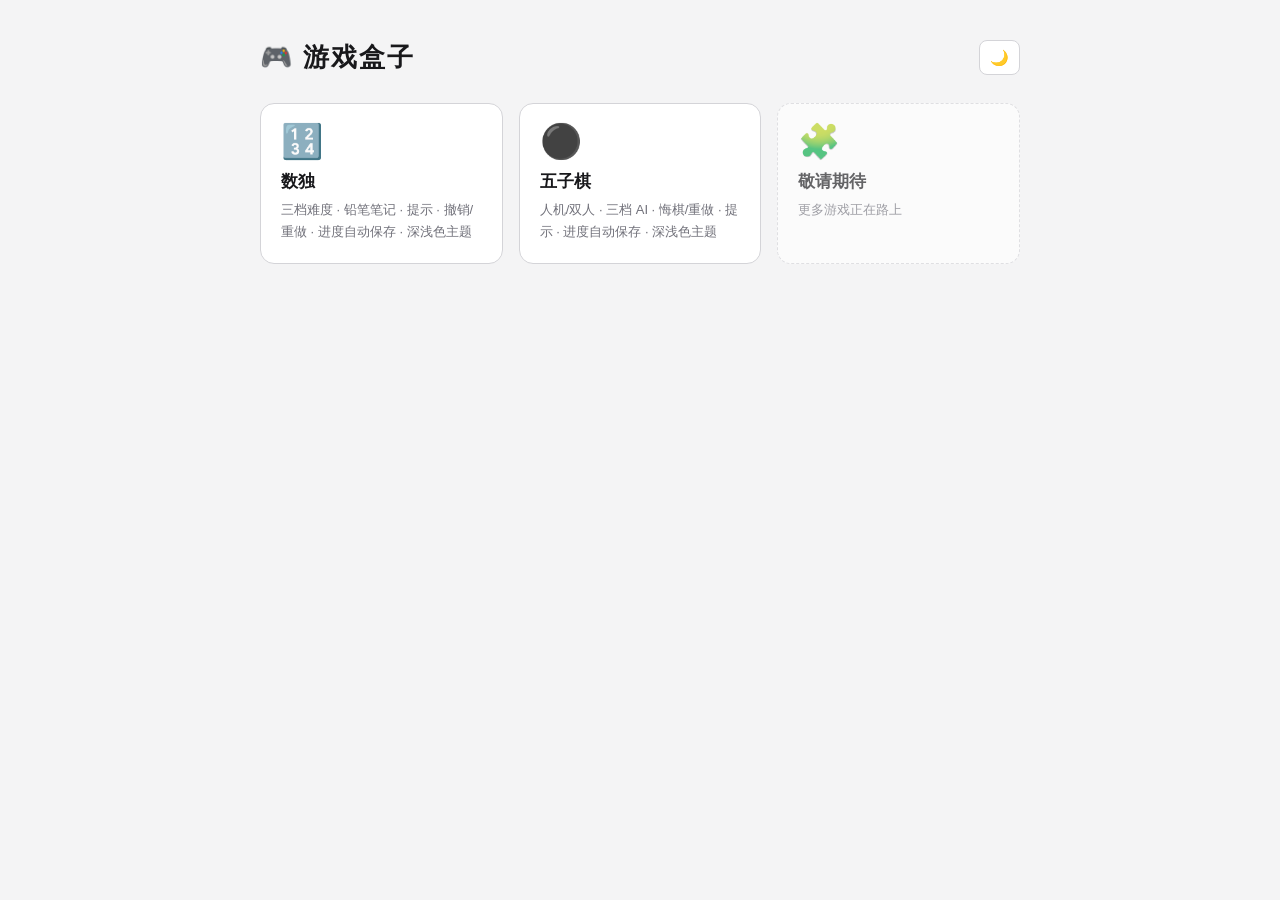
<file: index.html>
<!DOCTYPE html>
<html lang="zh-CN">
<head>
  <meta charset="UTF-8">
  <meta name="viewport" content="width=device-width, initial-scale=1.0">
  <title>游戏盒子</title>
  <script src="shared/theme.js"></script>
  <style>
    :root {
      color-scheme: light;
      --bg: #f4f4f5;
      --surface: #ffffff;
      --line: #d4d4d8;
      --text: #18181b;
      --muted: #71717a;
      --primary: #2563eb;
      --hover-shadow: 0 10px 24px rgba(0, 0, 0, 0.1);
    }

    :root[data-theme="dark"] {
      color-scheme: dark;
      --bg: #131316;
      --surface: #1e1e24;
      --line: #35353d;
      --text: #f4f4f5;
      --muted: #a0a0ab;
      --primary: #3b82f6;
      --hover-shadow: 0 10px 24px rgba(0, 0, 0, 0.5);
    }

    * { box-sizing: border-box; }

    body {
      margin: 0;
      min-height: 100vh;
      background: var(--bg);
      color: var(--text);
      font-family: -apple-system, BlinkMacSystemFont, "Segoe UI", "PingFang SC",
        "Hiragino Sans GB", "Microsoft YaHei", sans-serif;
      display: flex;
      justify-content: center;
      transition: background-color 0.25s ease, color 0.25s ease;
    }

    .wrap {
      width: min(92vw, 760px);
      padding: 40px 0 60px;
    }

    header {
      display: flex;
      align-items: center;
      margin-bottom: 28px;
    }

    h1 {
      font-size: 26px;
      margin: 0 auto 0 0;
      letter-spacing: 2px;
    }

    .theme-btn {
      border: 1px solid var(--line);
      border-radius: 8px;
      background: var(--surface);
      padding: 6px 10px;
      font-size: 15px;
      line-height: 1.4;
      cursor: pointer;
    }

    .games {
      display: grid;
      grid-template-columns: repeat(auto-fill, minmax(220px, 1fr));
      gap: 16px;
    }

    .card {
      display: block;
      text-decoration: none;
      color: inherit;
      background: var(--surface);
      border: 1px solid var(--line);
      border-radius: 14px;
      padding: 20px;
      transition: transform 0.15s ease, box-shadow 0.15s ease,
        border-color 0.15s ease, background-color 0.25s ease;
    }

    a.card:hover {
      transform: translateY(-3px);
      box-shadow: var(--hover-shadow);
      border-color: var(--primary);
    }

    .card .icon { font-size: 34px; line-height: 1; }
    .card h2 { margin: 12px 0 6px; font-size: 17px; }
    .card p { margin: 0; font-size: 13px; color: var(--muted); line-height: 1.7; }

    .card.add {
      border-style: dashed;
      opacity: 0.65;
    }

    /* 卡片下方的战绩摘要行（无战绩时不显示） */
    .stat-line {
      margin-top: 8px;
      font-size: 12px;
      color: var(--primary);
    }

    .stat-line:empty { display: none; }
  </style>
</head>
<body>
  <main class="wrap">
    <header>
      <h1>🎮 游戏盒子</h1>
      <button id="themeBtn" class="theme-btn" title="切换深浅色主题" aria-label="切换深浅色主题">🌙</button>
    </header>

    <section class="games">
      <a class="card" href="sudoku/">
        <div class="icon">🔢</div>
        <h2>数独</h2>
        <p>三档难度 · 铅笔笔记 · 提示 · 撤销/重做 · 进度自动保存 · 深浅色主题</p>
        <p class="stat-line" data-stats="sudoku"></p>
      </a>

      <a class="card" href="gomoku/">
        <div class="icon">⚫</div>
        <h2>五子棋</h2>
        <p>人机/双人 · 三档 AI · 悔棋/重做 · 提示 · 进度自动保存 · 深浅色主题</p>
        <p class="stat-line" data-stats="gomoku"></p>
      </a>

      <div class="card add">
        <div class="icon">🧩</div>
        <h2>敬请期待</h2>
        <p>更多游戏正在路上</p>
      </div>
    </section>
  </main>

  <script>
    window.syncThemeLabel();
    document.getElementById('themeBtn').addEventListener('click', function () {
      window.toggleGameboxTheme();
      window.syncThemeLabel();
    });

    // 卡片上的战绩摘要：读取各游戏自己的战绩键，没有战绩就留空
    (function () {
      function read(key) {
        try { return JSON.parse(localStorage.getItem(key)); } catch (e) { return null; }
      }

      var su = read('sudoku-stats-v1');
      if (su) {
        var total = 0;
        ['easy', 'medium', 'hard'].forEach(function (k) {
          total += (su[k] && su[k].count) || 0;
        });
        if (total > 0) {
          document.querySelector('[data-stats="sudoku"]').textContent = '已通关 ' + total + ' 局';
        }
      }

      var go = read('gomoku-stats-v1');
      if (go && go.pve) {
        var won = 0, lost = 0, drawn = 0;
        ['easy', 'medium', 'hard'].forEach(function (k) {
          var d = go.pve[k] || {};
          won += d.won || 0;
          lost += d.lost || 0;
          drawn += d.drawn || 0;
        });
        if (won + lost + drawn > 0) {
          document.querySelector('[data-stats="gomoku"]').textContent =
            '人机 ' + won + '胜' + lost + '负' + (drawn ? ' ' + drawn + '和' : '');
        }
      }
    })();
  </script>
</body>
</html>
</file>
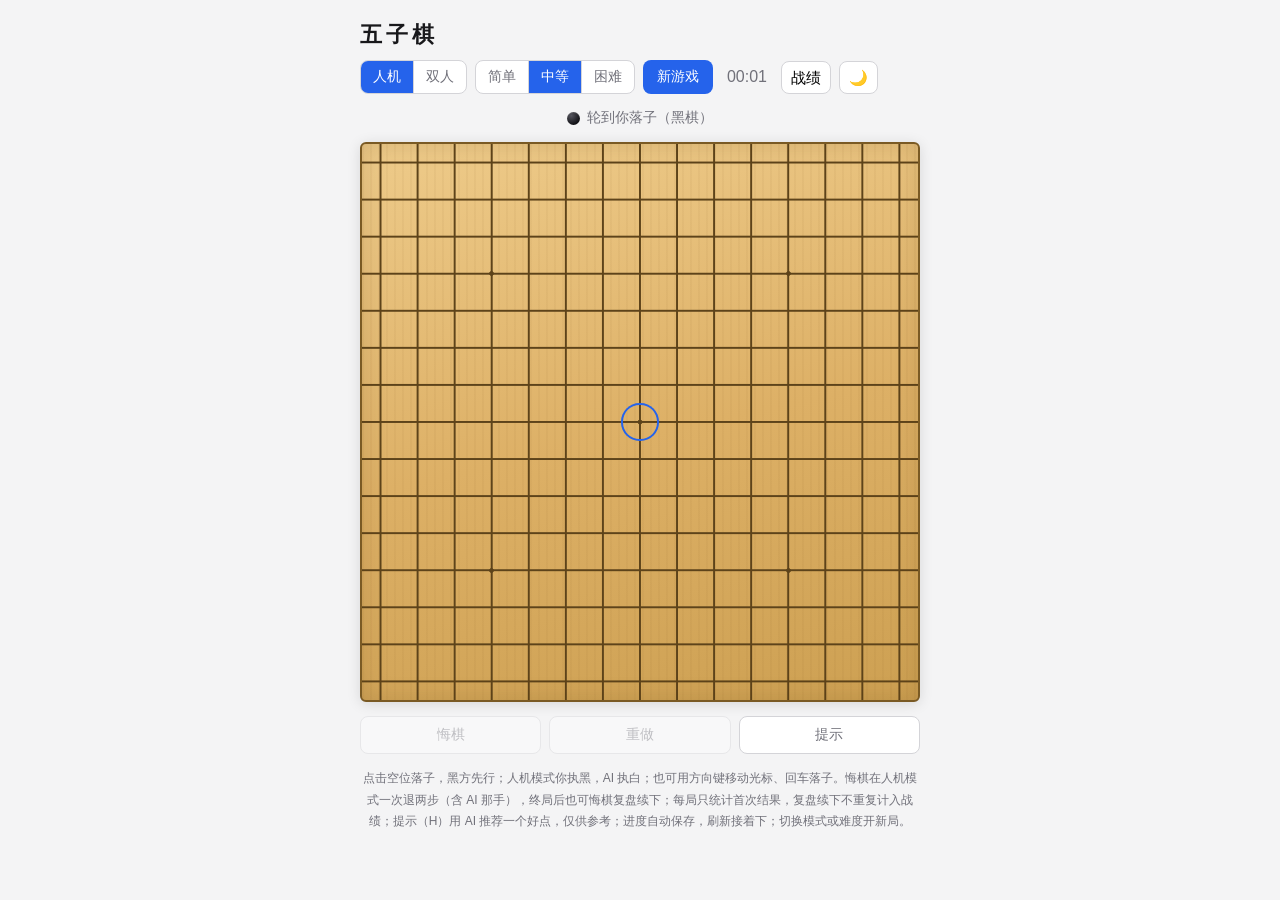
<file: gomoku/index.html>
<!DOCTYPE html>
<html lang="zh-CN">
<head>
  <meta charset="UTF-8">
  <meta name="viewport" content="width=device-width, initial-scale=1.0">
  <title>五子棋 Gomoku</title>
  <script src="../shared/theme.js"></script>
  <link rel="stylesheet" href="style.css">
</head>
<body>
  <main class="wrap">
    <header class="topbar">
      <h1>五子棋</h1>
      <div class="controls">
        <div class="difficulty" id="modeGroup" role="group" aria-label="对战模式选择">
          <button class="diff-btn active" data-mode="pve">人机</button>
          <button class="diff-btn" data-mode="pvp">双人</button>
        </div>
        <div class="difficulty" id="diffGroup" role="group" aria-label="AI 难度选择">
          <button class="diff-btn" data-difficulty="easy">简单</button>
          <button class="diff-btn active" data-difficulty="medium">中等</button>
          <button class="diff-btn" data-difficulty="hard">困难</button>
        </div>
        <button id="newGame" class="primary">新游戏</button>
        <div class="timer" id="timer">00:00</div>
        <button id="statsBtn" class="theme-btn" title="查看对局战绩">战绩</button>
        <button id="themeBtn" class="theme-btn" title="切换深浅色主题" aria-label="切换深浅色主题">🌙</button>
      </div>
    </header>

    <div class="status" id="status"></div>

    <div class="board" id="board" role="grid" aria-label="五子棋棋盘"></div>

    <div class="toolbar">
      <button id="undoBtn" class="tool" title="悔棋（Ctrl/⌘+Z）">悔棋</button>
      <button id="redoBtn" class="tool" title="重做（Ctrl/⌘+Shift+Z）">重做</button>
      <button id="hintBtn" class="tool" title="AI 推荐一个好点（H）">提示</button>
    </div>

    <p class="hint">点击空位落子，黑方先行；人机模式你执黑，AI 执白；也可用方向键移动光标、回车落子。悔棋在人机模式一次退两步（含 AI 那手），终局后也可悔棋复盘续下；每局只统计首次结果，复盘续下不重复计入战绩；提示（H）用 AI 推荐一个好点，仅供参考；进度自动保存，刷新接着下；切换模式或难度开新局。</p>
  </main>

  <div class="overlay hidden" id="confirmOverlay">
    <div class="card">
      <h2>请确认</h2>
      <p id="confirmText">当前进度将被清除</p>
      <div class="confirm-btns">
        <button id="confirmCancel">取消</button>
        <button id="confirmOk" class="primary">确定</button>
      </div>
    </div>
  </div>

  <div class="overlay hidden" id="statsOverlay">
    <div class="card stats-card">
      <h2>📊 战绩</h2>
      <div id="statsContent"></div>
      <div class="confirm-btns">
        <button id="statsClear">清空战绩</button>
        <button id="statsClose" class="primary">关闭</button>
      </div>
    </div>
  </div>

  <div class="overlay hidden" id="overlay">
    <div class="card">
      <h2 id="overlayTitle">🎉 黑方获胜</h2>
      <p id="overlayText">用时 00:00</p>
      <div class="confirm-btns">
        <button id="review">回顾棋局</button>
        <button class="primary" id="again">再来一局</button>
      </div>
    </div>
  </div>

  <script src="gomoku.js"></script>
  <script src="app.js"></script>
</body>
</html>
</file>
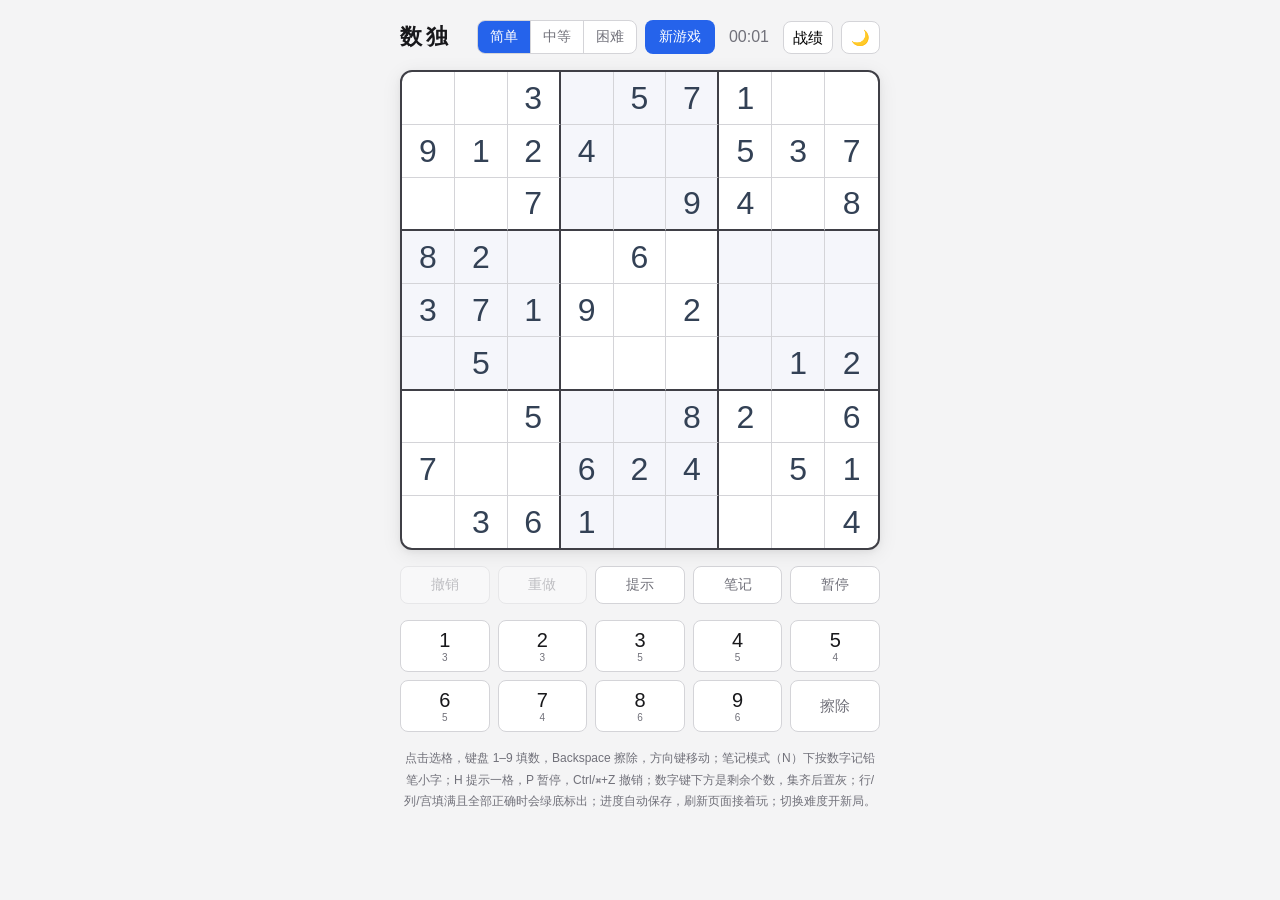
<file: sudoku/index.html>
<!DOCTYPE html>
<html lang="zh-CN">
<head>
  <meta charset="UTF-8">
  <meta name="viewport" content="width=device-width, initial-scale=1.0">
  <title>数独 Sudoku</title>
  <script src="../shared/theme.js"></script>
  <link rel="stylesheet" href="style.css">
</head>
<body>
  <main class="wrap">
    <header class="topbar">
      <h1>数独</h1>
      <div class="controls">
        <div class="difficulty" id="difficulty" role="group" aria-label="难度选择">
          <button class="diff-btn active" data-difficulty="easy">简单</button>
          <button class="diff-btn" data-difficulty="medium">中等</button>
          <button class="diff-btn" data-difficulty="hard">困难</button>
        </div>
        <button id="newGame" class="primary">新游戏</button>
        <div class="timer" id="timer">00:00</div>
        <button id="statsBtn" class="theme-btn" title="查看通关战绩">战绩</button>
        <button id="themeBtn" class="theme-btn" title="切换深浅色主题" aria-label="切换深浅色主题">🌙</button>
      </div>
    </header>

    <div class="board" id="board" role="grid" aria-label="数独棋盘">
      <div class="pause-mask hidden" id="pauseMask">
        <p>⏸ 已暂停</p>
        <button id="resume" class="primary">继续</button>
      </div>
    </div>

    <div class="toolbar">
      <button id="undoBtn" class="tool" title="撤销（Ctrl/⌘+Z）">撤销</button>
      <button id="redoBtn" class="tool" title="重做（Ctrl/⌘+Shift+Z）">重做</button>
      <button id="hintBtn" class="tool" title="揭示一格正确答案（H）">提示</button>
      <button id="notesBtn" class="tool" title="铅笔笔记模式开关（N）">笔记</button>
      <button id="pauseBtn" class="tool" title="暂停计时并遮住棋盘（P）">暂停</button>
    </div>

    <div class="numpad" id="numpad">
      <button class="num" data-num="1">1<span class="left"></span></button>
      <button class="num" data-num="2">2<span class="left"></span></button>
      <button class="num" data-num="3">3<span class="left"></span></button>
      <button class="num" data-num="4">4<span class="left"></span></button>
      <button class="num" data-num="5">5<span class="left"></span></button>
      <button class="num" data-num="6">6<span class="left"></span></button>
      <button class="num" data-num="7">7<span class="left"></span></button>
      <button class="num" data-num="8">8<span class="left"></span></button>
      <button class="num" data-num="9">9<span class="left"></span></button>
      <button class="num erase" data-num="0" aria-label="擦除">擦除</button>
    </div>

    <p class="hint">点击选格，键盘 1–9 填数，Backspace 擦除，方向键移动；笔记模式（N）下按数字记铅笔小字；H 提示一格，P 暂停，Ctrl/⌘+Z 撤销；数字键下方是剩余个数，集齐后置灰；行/列/宫填满且全部正确时会绿底标出；进度自动保存，刷新页面接着玩；切换难度开新局。</p>
  </main>

  <div class="overlay hidden" id="confirmOverlay">
    <div class="card">
      <h2>请确认</h2>
      <p id="confirmText">当前进度将被清除</p>
      <div class="confirm-btns">
        <button id="confirmCancel">取消</button>
        <button id="confirmOk" class="primary">确定</button>
      </div>
    </div>
  </div>

  <div class="overlay hidden" id="statsOverlay">
    <div class="card stats-card">
      <h2>📊 战绩</h2>
      <div id="statsContent"></div>
      <div class="confirm-btns">
        <button id="statsClear">清空战绩</button>
        <button id="statsClose" class="primary">关闭</button>
      </div>
    </div>
  </div>

  <div class="overlay hidden" id="overlay">
    <div class="card">
      <h2>🎉 通关成功</h2>
      <p id="overlayText">用时 00:00</p>
      <button class="primary" id="again">再来一局</button>
    </div>
  </div>

  <script src="sudoku.js"></script>
  <script src="app.js"></script>
</body>
</html>
</file>
<file: gomoku/style.css>
/* 五子棋页面样式：支持浅色/深色主题。
   index.html 头部的内联脚本会在渲染前把 data-theme 设到 <html> 上，避免刷新闪色。 */

:root {
  color-scheme: light;

  --bg: #f4f4f5;
  --surface: #ffffff;        /* 棋盘、按钮的底色 */
  --surface-hover: #ececf1;
  --line: #d4d4d8;           /* 界面分隔细线 */
  --board-line: #5d431a;     /* 棋盘网格线 / 星位 */
  --board-border: #7a5a24;   /* 棋盘外框 */
  --board-wood: linear-gradient(168deg, #eecb8a 0%, #ddb066 52%, #cda052 100%); /* 棋盘木纹底色 */
  --board-grain: repeating-linear-gradient(90deg, rgba(124, 82, 28, 0.05) 0 2px, rgba(124, 82, 28, 0) 2px 8px);
  --text: #18181b;
  --muted: #71717a;
  --primary: #2563eb;
  --stone-shadow: rgba(70, 42, 8, 0.4);   /* 棋子落在棋盘上的投影 */
  --last-black-dot: #f7efdc; /* 黑子上最后一手标记 */
  --last-white-dot: #5d431a; /* 白子上最后一手标记 */
  --hover-stone: rgba(43, 26, 4, 0.32);   /* 悬停预览的黑子 */
  --win-glow: rgba(250, 170, 20, 0.75);   /* 获胜连线光晕 */
  --hint-flash: #fff1c4;
  --card: #ffffff;           /* 胜负弹层卡片 */
  --mask: rgba(24, 24, 27, 0.5);
  --board-shadow: 0 2px 14px rgba(0, 0, 0, 0.12), inset 0 0 24px rgba(88, 54, 10, 0.16);
}

:root[data-theme="dark"] {
  color-scheme: dark;

  --bg: #131316;
  --surface: #1e1e24;
  --surface-hover: #2b2b33;
  --line: #35353d;
  --board-line: #2e2411;
  --board-border: #3a2c14;
  --board-wood: linear-gradient(168deg, #6d5634 0%, #5a4426 52%, #4a3720 100%);
  --board-grain: repeating-linear-gradient(90deg, rgba(18, 10, 2, 0.16) 0 2px, rgba(18, 10, 2, 0) 2px 8px);
  --text: #f4f4f5;
  --muted: #a0a0ab;
  --primary: #3b82f6;
  --stone-shadow: rgba(0, 0, 0, 0.5);
  --last-black-dot: #f7efdc;
  --last-white-dot: #5d431a;
  --hover-stone: rgba(12, 7, 1, 0.5);
  --win-glow: rgba(251, 191, 36, 0.8);
  --hint-flash: #e7a93c;
  --card: #222228;
  --mask: rgba(0, 0, 0, 0.6);
  --board-shadow: 0 2px 18px rgba(0, 0, 0, 0.5), inset 0 0 24px rgba(0, 0, 0, 0.3);
}

* { box-sizing: border-box; }

body {
  margin: 0;
  min-height: 100vh;
  background: var(--bg);
  color: var(--text);
  font-family: -apple-system, BlinkMacSystemFont, "Segoe UI", "PingFang SC",
    "Hiragino Sans GB", "Microsoft YaHei", sans-serif;
  display: flex;
  justify-content: center;
  transition: background-color 0.25s ease, color 0.25s ease;
}

/* 主题切换时的颜色过渡 */
.board, .cell, .tool, .diff-btn, .theme-btn, .difficulty, .card, .status {
  transition: background-color 0.25s ease, color 0.25s ease, border-color 0.25s ease;
}

.wrap {
  width: min(94vw, 560px);
  padding: 20px 0 40px;
  display: flex;
  flex-direction: column;
  align-items: center;
  gap: 14px;
}

/* ---------- 顶栏 ---------- */

.topbar {
  width: 100%;
  display: flex;
  flex-wrap: wrap;
  align-items: center;
  gap: 10px;
}

h1 {
  font-size: 22px;
  margin: 0 auto 0 0;
  letter-spacing: 4px;
}

.controls {
  display: flex;
  align-items: center;
  gap: 8px;
  flex-wrap: wrap;
}

.difficulty {
  display: flex;
  border: 1px solid var(--line);
  border-radius: 8px;
  overflow: hidden;
  background: var(--surface);
}

.diff-btn {
  border: none;
  background: transparent;
  padding: 7px 12px;
  font-size: 14px;
  color: var(--muted);
  cursor: pointer;
}

.diff-btn + .diff-btn { border-left: 1px solid var(--line); }

.diff-btn.active {
  background: var(--primary);
  color: #fff;
}

/* 双人模式下 AI 难度整组禁用 */
.difficulty.disabled {
  opacity: 0.4;
  pointer-events: none;
}

button.primary {
  border: none;
  border-radius: 8px;
  background: var(--primary);
  color: #fff;
  padding: 8px 14px;
  font-size: 14px;
  cursor: pointer;
}

button.primary:hover { filter: brightness(1.15); }

.timer {
  font-variant-numeric: tabular-nums;
  font-size: 16px;
  color: var(--muted);
  min-width: 52px;
  text-align: center;
}

.theme-btn {
  border: 1px solid var(--line);
  border-radius: 8px;
  background: var(--surface);
  padding: 5px 9px;
  font-size: 15px;
  line-height: 1.4;
  cursor: pointer;
}

.theme-btn:hover { background: var(--surface-hover); }

/* ---------- 状态行 ---------- */

.status {
  min-height: 20px;
  font-size: 14px;
  color: var(--muted);
  display: flex;
  align-items: center;
}

/* 状态行里的小棋子图标 */
.dot {
  display: inline-block;
  width: 13px;
  height: 13px;
  border-radius: 50%;
  margin-right: 7px;
}

.dot.black {
  background: radial-gradient(circle at 33% 28%, #55555e, #101014 72%);
  box-shadow: inset 0 1px 1px rgba(255, 255, 255, 0.14);
}

.dot.white {
  background: radial-gradient(circle at 33% 28%, #ffffff, #f3edde 55%, #d9d0ba 100%);
  box-shadow: inset 0 0 0 1px rgba(93, 67, 26, 0.25);
}

/* ---------- 棋盘 ---------- */

/* 棋盘参考围棋棋盘：木纹底，格线穿过棋位中心（棋子落在交叉点上）。
   线与星位都画在背景图里，格子本身只负责接收点击和摆放棋子。 */
.board {
  display: grid;
  grid-template-columns: repeat(15, 1fr);
  width: 100%;
  aspect-ratio: 1;
  background-color: var(--surface);
  background-image:
    linear-gradient(to right,
      transparent calc(50% - 0.5px), var(--board-line) calc(50% - 0.5px),
      var(--board-line) calc(50% + 0.5px), transparent calc(50% + 0.5px)),
    linear-gradient(to bottom,
      transparent calc(50% - 0.5px), var(--board-line) calc(50% - 0.5px),
      var(--board-line) calc(50% + 0.5px), transparent calc(50% + 0.5px)),
    var(--board-grain),
    var(--board-wood);
  background-size:
    calc(100% / 15) calc(100% / 15),
    calc(100% / 15) calc(100% / 15),
    100% 100%,
    100% 100%;
  border: 2px solid var(--board-border);
  border-radius: 6px;
  overflow: hidden;
  user-select: none;
  touch-action: manipulation;
  box-shadow: var(--board-shadow);
}

.cell {
  position: relative;
  cursor: pointer;
}

/* 键盘虚拟光标：圆圈标出当前交叉点 */
.cell.cursor {
  box-shadow: inset 0 0 0 2px var(--primary);
  border-radius: 50%;
}

/* 轮到 AI / 已结束时不可点 */
.board.locked .cell { cursor: default; }

/* 星位：四角星 + 天元 */
.cell.star {
  background-image: radial-gradient(circle, var(--board-line) 0 2px, transparent 2.7px);
}

/* 棋子参考围棋子：黑子如玄石带高光，白子如蛤壳般温润，都带落在棋盘上的投影；
   尺寸贴近格距（约九成），新落的子轻微弹出 */
.cell.black::before,
.cell.white::before {
  content: '';
  position: absolute;
  inset: 5.5%;
  border-radius: 50%;
  animation: stone-pop 0.16s ease-out;
}

.cell.black::before {
  background:
    radial-gradient(circle at 33% 28%, rgba(255, 255, 255, 0.32), rgba(255, 255, 255, 0) 34%),
    radial-gradient(circle at 36% 32%, #55555e, #1c1c22 58%, #060608 100%);
  box-shadow: 0 2px 4px var(--stone-shadow), inset 0 1px 1px rgba(255, 255, 255, 0.14);
}

.cell.white::before {
  background: radial-gradient(circle at 33% 28%, #ffffff, #f6f1e4 45%, #e2dac6 78%, #cec4a9 100%);
  box-shadow: 0 2px 4px var(--stone-shadow), inset 0 -2px 3px rgba(120, 90, 40, 0.16);
}

@keyframes stone-pop {
  from { transform: scale(0.6); opacity: 0.4; }
  to { transform: scale(1); opacity: 1; }
}

/* 最后一手标记：棋子中心的小圆点 */
.cell.last::after {
  content: '';
  position: absolute;
  left: 50%;
  top: 50%;
  width: 20%;
  height: 20%;
  transform: translate(-50%, -50%);
  border-radius: 50%;
}

.cell.last.black::after { background: var(--last-black-dot); }
.cell.last.white::after { background: var(--last-white-dot); }

/* 悬停预览：轮到谁走就显示谁的半透明子（仅空格） */
.board.turn-black .cell.empty:hover::after,
.board.turn-white .cell.empty:hover::after {
  content: '';
  position: absolute;
  inset: 5.5%;
  border-radius: 50%;
}

.board.turn-black .cell.empty:hover::after {
  background: var(--hover-stone);
  box-shadow: inset 0 0 0 1px rgba(255, 246, 224, 0.3);
}

.board.turn-white .cell.empty:hover::after {
  background: rgba(255, 252, 244, 0.55);
  box-shadow: inset 0 0 0 1px rgba(93, 67, 26, 0.4);
}

/* 提示推荐的落点闪一下 */
@keyframes hint-pulse {
  0% { background-color: var(--hint-flash); }
  100% { background-color: transparent; }
}

.cell.hinted {
  border-radius: 50%;
  animation: hint-pulse 1s ease-out;
}

/* ---------- 获胜连线动画 ----------
   app.js 给连线上的每格设置 animation-delay（按连线顺序递增），
   棋子逐个弹起并带上金色光晕，动画结束后保留静态光晕标出五连。 */

.cell.win-line::before {
  box-shadow: 0 0 9px 2px var(--win-glow), 0 2px 4px var(--stone-shadow),
    inset 0 1px 1px rgba(255, 255, 255, 0.14);
}

.board.win .cell.win-line::before {
  animation: win-pulse 0.55s ease-out both;
}

@keyframes win-pulse {
  0% {
    transform: scale(1);
  }
  45% {
    transform: scale(1.28);
    box-shadow: 0 0 18px 6px var(--win-glow), 0 2px 4px var(--stone-shadow);
  }
  100% {
    transform: scale(1);
    box-shadow: 0 0 9px 2px var(--win-glow), 0 2px 4px var(--stone-shadow);
  }
}

/* ---------- 工具栏（悔棋/重做/提示） ---------- */

.toolbar {
  display: grid;
  grid-template-columns: repeat(3, 1fr);
  gap: 8px;
  width: 100%;
}

.tool {
  padding: 9px 0;
  font-size: 14px;
  border: 1px solid var(--line);
  border-radius: 8px;
  background: var(--surface);
  color: var(--muted);
  cursor: pointer;
}

.tool:hover { background: var(--surface-hover); color: var(--text); }

.tool:disabled {
  opacity: 0.4;
  cursor: default;
}

.tool:disabled:hover { background: var(--surface); color: var(--muted); }

.hint {
  font-size: 12px;
  color: var(--muted);
  text-align: center;
  margin: 0;
  line-height: 1.8;
}

/* ---------- 胜负弹层 ---------- */

.overlay {
  position: fixed;
  inset: 0;
  background: var(--mask);
  display: flex;
  align-items: center;
  justify-content: center;
}

.overlay.hidden { display: none; }

.card {
  background: var(--card);
  border-radius: 14px;
  padding: 30px 40px;
  text-align: center;
  box-shadow: 0 20px 50px rgba(0, 0, 0, 0.25);
}

.card h2 { margin: 0 0 10px; font-size: 20px; }
.card p { margin: 0 0 18px; color: var(--muted); }

/* 弹层/确认的双按钮 */
.confirm-btns {
  display: flex;
  gap: 10px;
  justify-content: center;
}

.confirm-btns button {
  border: 1px solid var(--line);
  border-radius: 8px;
  background: var(--surface);
  color: var(--text);
  padding: 8px 16px;
  font-size: 14px;
  cursor: pointer;
}

.confirm-btns button:hover { background: var(--surface-hover); }
.confirm-btns button.primary { border: none; }
.confirm-btns button.primary:hover { filter: brightness(1.15); background: var(--primary); }

/* 确认弹层叠在战绩弹层之上（战绩里清空会二次确认） */
#confirmOverlay { z-index: 20; }

/* ---------- 战绩弹层 ---------- */

.stats-card { min-width: 280px; }

.stats-card h2 { margin: 0 0 16px; }

.stats-table {
  width: 100%;
  border-collapse: collapse;
  margin: 0 0 6px;
  font-size: 14px;
}

.stats-table th {
  color: var(--muted);
  font-weight: normal;
  font-size: 12px;
}

.stats-table th,
.stats-table td {
  padding: 6px 12px;
  text-align: center;
  border-bottom: 1px solid var(--line);
}

.stats-table tr:last-child td { border-bottom: none; }
.stats-table th:first-child,
.stats-table td:first-child { text-align: left; }

.stats-section {
  text-align: left;
  font-size: 13px;
  color: var(--muted);
  margin: 10px 0 6px;
}

.stats-empty {
  color: var(--muted);
  font-size: 13px;
  margin: 0 0 18px;
}
</file>
<file: sudoku/style.css>
/* 数独页面样式：支持浅色/深色主题。
   index.html 头部的内联脚本会在渲染前把 data-theme 设到 <html> 上，避免刷新闪色。 */

:root {
  color-scheme: light;

  --bg: #f4f4f5;
  --surface: #ffffff;        /* 棋盘、按钮、键盘的底色 */
  --surface-hover: #ececf1;
  --line: #d4d4d8;
  --strong: #3f3f46;         /* 3×3 宫粗线 */
  --text: #18181b;
  --given: #334155;          /* 题面数字：柔和的深灰，避免大面积纯黑 */
  --muted: #71717a;
  --user: #2563eb;           /* 用户填的数字 */
  --wrong: #dc2626;          /* 填错的数字 */
  --peer: #edf2f8;           /* 选中格同行/列/宫 */
  --same: #dbeafe;           /* 与选中格相同的数字，包含选中格 */
  --same-digit: #1e40af;     /* 同数字格的数字颜色（配合底色一起强调） */
  --done: #dcf1e3;           /* 已填满且全部正确的行/列/宫 */
  --box-alt: #f5f6fb;        /* 3×3 宫棋盘格式的交替底色 */
  --selected-ring: #4f7db8;
  --primary: #2563eb;
  --card: #ffffff;           /* 通关弹层卡片 */
  --mask: rgba(24, 24, 27, 0.5);
  --board-shadow: 0 4px 20px rgba(0, 0, 0, 0.08), 0 2px 6px rgba(0, 0, 0, 0.05);
}

:root[data-theme="dark"] {
  color-scheme: dark;

  --bg: #131316;
  --surface: #1e1e24;
  --surface-hover: #2b2b33;
  --line: #35353d;
  --strong: #6e6e77;
  --text: #f4f4f5;
  --given: #d6dbe5;
  --muted: #a0a0ab;
  --user: #60a5fa;
  --wrong: #f87171;
  --peer: #252d3b;
  --same: #2b405e;
  --same-digit: #c2dcff;
  --done: #24382e;
  --box-alt: #252530;
  --selected-ring: #86acd8;
  --primary: #3b82f6;
  --card: #222228;
  --mask: rgba(0, 0, 0, 0.6);
  --board-shadow: 0 6px 26px rgba(0, 0, 0, 0.55), 0 2px 8px rgba(0, 0, 0, 0.4);
}

* { box-sizing: border-box; }

body {
  margin: 0;
  min-height: 100vh;
  background: var(--bg);
  color: var(--text);
  font-family: -apple-system, BlinkMacSystemFont, "Segoe UI", "PingFang SC",
    "Hiragino Sans GB", "Microsoft YaHei", sans-serif;
  display: flex;
  justify-content: center;
  transition: background-color 0.25s ease, color 0.25s ease;
}

/* 深色主题下浅色文字用灰度抗锯齿，数字边缘更干净（浅色主题保持默认次像素渲染，笔画更实） */
:root[data-theme="dark"] body {
  -webkit-font-smoothing: antialiased;
}

/* 主题切换时的颜色过渡 */
.board, .cell, .num, .tool, .diff-btn, .theme-btn, .difficulty, .card {
  transition: background-color 0.25s ease, color 0.25s ease, border-color 0.25s ease;
}

.wrap {
  width: min(94vw, 480px);
  padding: 20px 0 40px;
  display: flex;
  flex-direction: column;
  align-items: center;
  gap: 16px;
}

/* ---------- 顶栏 ---------- */

.topbar {
  width: 100%;
  display: flex;
  flex-wrap: wrap;
  align-items: center;
  gap: 10px;
}

h1 {
  font-size: 22px;
  margin: 0 auto 0 0;
  letter-spacing: 4px;
}

.controls {
  display: flex;
  align-items: center;
  gap: 8px;
  flex-wrap: wrap;
}

.difficulty {
  display: flex;
  border: 1px solid var(--line);
  border-radius: 8px;
  overflow: hidden;
  background: var(--surface);
}

.diff-btn {
  border: none;
  background: transparent;
  padding: 7px 12px;
  font-size: 14px;
  color: var(--muted);
  cursor: pointer;
}

.diff-btn + .diff-btn { border-left: 1px solid var(--line); }

.diff-btn.active {
  background: var(--primary);
  color: #fff;
}

button.primary {
  border: none;
  border-radius: 8px;
  background: var(--primary);
  color: #fff;
  padding: 8px 14px;
  font-size: 14px;
  cursor: pointer;
}

button.primary:hover { filter: brightness(1.15); }

.timer {
  font-variant-numeric: tabular-nums;
  font-size: 16px;
  color: var(--muted);
  min-width: 52px;
  text-align: center;
}

.theme-btn {
  border: 1px solid var(--line);
  border-radius: 8px;
  background: var(--surface);
  padding: 5px 9px;
  font-size: 15px;
  line-height: 1.4;
  cursor: pointer;
}

.theme-btn:hover { background: var(--surface-hover); }

/* ---------- 棋盘 ---------- */

.board {
  position: relative; /* 暂停遮罩的定位基准 */
  display: grid;
  grid-template-columns: repeat(9, 1fr);
  width: 100%;
  aspect-ratio: 1;
  background: var(--surface);
  border: 2px solid var(--strong);
  border-radius: 12px;
  overflow: hidden;
  user-select: none;
  touch-action: manipulation;
  box-shadow: var(--board-shadow);
}

/* 暂停遮罩：盖住整个棋盘防偷看，点击空白处或按钮继续 */
.pause-mask {
  position: absolute;
  inset: 0;
  z-index: 2;
  background: var(--surface);
  display: flex;
  flex-direction: column;
  align-items: center;
  justify-content: center;
  gap: 14px;
  cursor: pointer;
}

.pause-mask.hidden { display: none; }

.pause-mask p {
  margin: 0;
  font-size: 17px;
  color: var(--muted);
  letter-spacing: 2px;
}

.cell {
  display: flex;
  align-items: center;
  justify-content: center;
  border-right: 1px solid var(--line);
  border-bottom: 1px solid var(--line);
  font-size: clamp(20px, 5.8vw, 32px);
  font-weight: 500;
  font-variant-numeric: lining-nums tabular-nums;
  line-height: 1;
  cursor: pointer;
}

.cell.last-col { border-right: none; }
.cell.last-row { border-bottom: none; }

/* 3×3 宫的分隔粗线 */
.cell.sep-r { border-right: 2px solid var(--strong); }
.cell.sep-b { border-bottom: 2px solid var(--strong); }

.cell.given { color: var(--given); }
.cell.user { color: var(--user); }
.cell.wrong { color: var(--wrong); }

/* ---------- 格子背景分层（从低到高，写在后面的盖住前面的） ----------
   交替宫底色 → 悬停 → 选中格同行/列/宫 → 已完成单元 → 同数字 → 选中格 */

/* 3×3 宫棋盘格式的交替底色：比主底色深一点，让棋盘有层次 */
.cell.alt { background: var(--box-alt); }

/* 桌面端悬停淡色反馈（只盖过 alt，不影响各高亮态） */
@media (hover: hover) {
  .cell:hover { background: var(--surface-hover); }
}

/* 选中格所在行/列/宫淡色底 */
.cell.peer { background: var(--peer); }
/* 完成态保留绿底，选中同数字时临时让位于统一高亮。 */
.cell.unit-done { background: var(--done); }
/* 所有同数字格（包括选中格）统一底色、文字颜色和字重。 */
.cell.same {
  background: var(--same);
  color: var(--same-digit);
  font-weight: 600;
}

/* 填错的格子即使数字恰好与选中格相同，也保持红色警示 */
.cell.same.wrong { color: var(--wrong); }
/* 选中格与同数字格共用底色，仅用细内描边标记当前输入位置。 */
.cell.selected {
  background: var(--same);
  box-shadow: inset 0 0 0 1.5px var(--selected-ring);
}

/* 新填的数字弹入一下（app.js 在落子时加 pop 类） */
@keyframes digit-pop {
  0% { transform: scale(0.5); opacity: 0.3; }
  60% { transform: scale(1.12); }
  100% { transform: scale(1); opacity: 1; }
}

.cell.pop { animation: digit-pop 0.28s ease-out; }

/* 提示揭示的那一格闪一下 */
@keyframes hint-pulse {
  0% { background: #fde68a; }
  100% { background: transparent; }
}

.cell.hinted { animation: hint-pulse 1s ease-out; }

/* 格子里的铅笔笔记：3×3 的小字 */
.notes {
  display: grid;
  grid-template-columns: repeat(3, 1fr);
  width: 100%;
  height: 100%;
  padding: 1px;
}

.notes span {
  display: flex;
  align-items: center;
  justify-content: center;
  font-size: clamp(9px, 2.2vw, 12px);
  line-height: 1;
  color: var(--muted);
}

/* ---------- 通关波浪动画（扫雷式的彩色数字闪动） ----------
   app.js 会给每个格子设置 --flash（按数字取扫雷配色）和 animation-delay
   （按 行+列 递增，形成从左上到右下的波浪）。 */

.board.win .cell {
  animation: win-pop 0.55s ease-out both;
}

@keyframes win-pop {
  0% {
    transform: scale(1);
  }
  40% {
    transform: scale(1.18);
    background: var(--flash, #fbbf24);
    box-shadow: 0 0 14px var(--flash, #fbbf24);
  }
  100% {
    transform: scale(1);
    background: transparent;
    box-shadow: none;
  }
}

/* ---------- 工具栏（撤销/重做/提示/笔记） ---------- */

.toolbar {
  display: grid;
  grid-template-columns: repeat(5, 1fr);
  gap: 8px;
  width: 100%;
}

.tool {
  padding: 9px 0;
  font-size: 14px;
  border: 1px solid var(--line);
  border-radius: 8px;
  background: var(--surface);
  color: var(--muted);
  cursor: pointer;
}

.tool:hover { background: var(--surface-hover); color: var(--text); }

.tool.active {
  background: var(--primary);
  border-color: var(--primary);
  color: #fff;
}

.tool:disabled {
  opacity: 0.4;
  cursor: default;
}

.tool:disabled:hover { background: var(--surface); color: var(--muted); }

/* ---------- 数字键盘 ---------- */

.numpad {
  display: grid;
  grid-template-columns: repeat(5, 1fr);
  gap: 8px;
  width: 100%;
}

.num {
  display: flex;
  flex-direction: column;
  align-items: center;
  justify-content: center;
  gap: 1px;
  padding: 8px 0;
  font-size: 20px;
  border: 1px solid var(--line);
  border-radius: 8px;
  background: var(--surface);
  color: var(--text);
  cursor: pointer;
  font-variant-numeric: tabular-nums;
  transition: opacity 0.2s, background-color 0.25s ease, color 0.25s ease,
    border-color 0.25s ease;
}

/* 数字键下方的剩余个数小字 */
.num .left {
  font-size: 10px;
  line-height: 1;
  color: var(--muted);
}

.num:hover { background: var(--peer); }

.num.erase {
  color: var(--muted);
  font-size: 15px;
}

/* 数字在棋盘上集齐 9 个 → 置灰、不可点击 */
.num.done {
  opacity: 0.25;
  cursor: not-allowed;
}

.num.done:hover { background: var(--surface); }

.hint {
  font-size: 12px;
  color: var(--muted);
  text-align: center;
  margin: 0;
  line-height: 1.8;
}

/* ---------- 通关弹层 ---------- */

.overlay {
  position: fixed;
  inset: 0;
  background: var(--mask);
  display: flex;
  align-items: center;
  justify-content: center;
}

.overlay.hidden { display: none; }

.card {
  background: var(--card);
  border-radius: 14px;
  padding: 30px 40px;
  text-align: center;
  box-shadow: 0 20px 50px rgba(0, 0, 0, 0.25);
}

.card h2 { margin: 0 0 10px; font-size: 20px; }
.card p { margin: 0 0 18px; color: var(--muted); }

/* 切局确认弹层的双按钮 */
.confirm-btns {
  display: flex;
  gap: 10px;
  justify-content: center;
}

.confirm-btns button {
  border: 1px solid var(--line);
  border-radius: 8px;
  background: var(--surface);
  color: var(--text);
  padding: 8px 16px;
  font-size: 14px;
  cursor: pointer;
}

.confirm-btns button:hover { background: var(--surface-hover); }
.confirm-btns button.primary { border: none; }
.confirm-btns button.primary:hover { filter: brightness(1.15); background: var(--primary); }

/* 确认弹层叠在战绩弹层之上（战绩里清空会二次确认） */
#confirmOverlay { z-index: 20; }

/* ---------- 战绩弹层 ---------- */

.stats-card { min-width: 260px; }

.stats-card h2 { margin: 0 0 16px; }

.stats-table {
  width: 100%;
  border-collapse: collapse;
  margin: 0 0 18px;
  font-size: 14px;
}

.stats-table th {
  color: var(--muted);
  font-weight: normal;
  font-size: 12px;
}

.stats-table th,
.stats-table td {
  padding: 6px 12px;
  text-align: center;
  border-bottom: 1px solid var(--line);
}

.stats-table tr:last-child td { border-bottom: none; }
.stats-table th:first-child,
.stats-table td:first-child { text-align: left; }

.stats-empty {
  color: var(--muted);
  font-size: 13px;
  margin: 0 0 18px;
}
</file>
